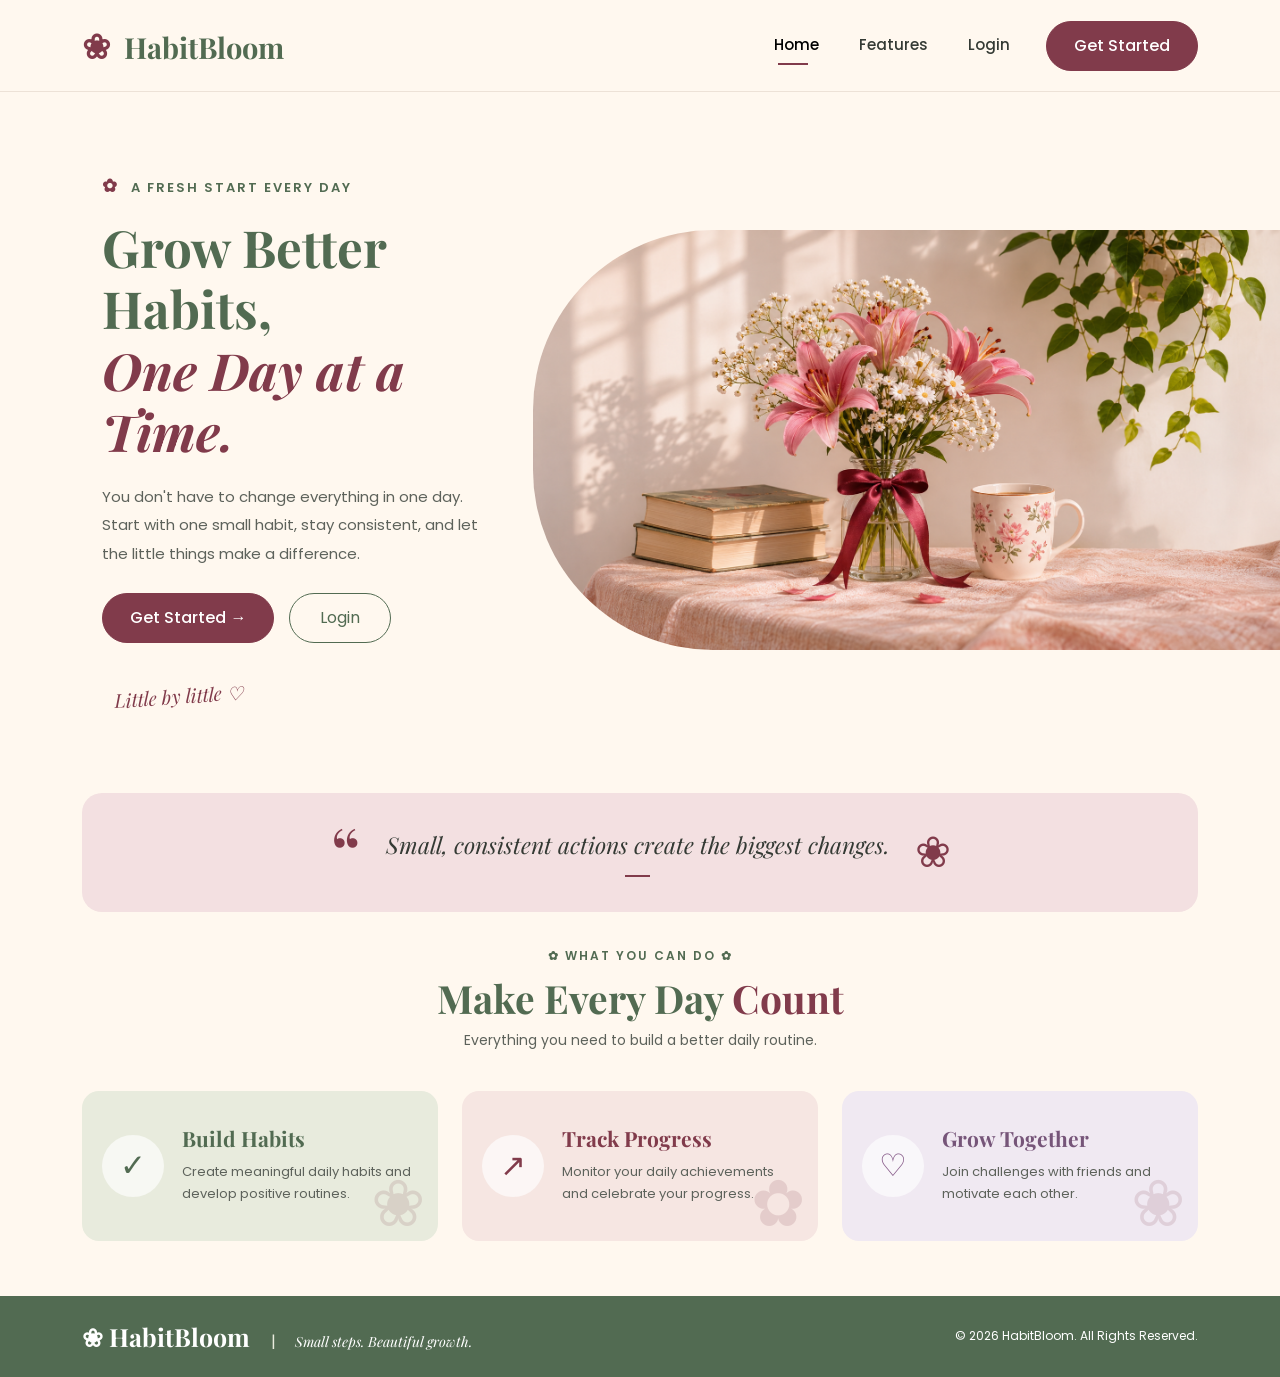
<file: index.html>
﻿
<!DOCTYPE html>
<html lang="en">

<head>
    <meta charset="UTF-8">
    <meta name="viewport" content="width=device-width, initial-scale=1.0">

    <title>HabitBloom | Grow Better Habits</title>

    <!-- Bootstrap -->
    <link href="https://cdn.jsdelivr.net/npm/bootstrap@5.3.3/dist/css/bootstrap.min.css"
          rel="stylesheet">

    <!-- Google Fonts -->
    <link href="https://fonts.googleapis.com/css2?family=Playfair+Display:wght@500;600;700&family=Poppins:wght@300;400;500;600;700&display=swap"
          rel="stylesheet">

    <!-- Custom CSS -->
    <link rel="stylesheet" href="css/style.css">
</head>

<body>

    <!-- NAVBAR -->
    <nav class="navbar navbar-expand-lg sticky-top">
        <div class="container">

            <a class="navbar-brand brand-name" href="index.html">
                <span class="brand-flower">❀</span>
                HabitBloom
            </a>

            <button class="navbar-toggler" type="button"
                    data-bs-toggle="collapse"
                    data-bs-target="#navbarMenu">
                <span class="navbar-toggler-icon"></span>
            </button>

            <div class="collapse navbar-collapse" id="navbarMenu">

                <ul class="navbar-nav ms-auto align-items-lg-center">

                    <li class="nav-item">
                        <a class="nav-link active" href="index.html">Home</a>
                    </li>

                    <li class="nav-item">
                        <a class="nav-link" href="#features">Features</a>
                    </li>

                    <li class="nav-item">
                        <a class="nav-link" href="login.html">Login</a>
                    </li>

                    <li class="nav-item ms-lg-3">
                        <a href="signup.html" class="btn btn-maroon">
                            Get Started
                        </a>
                    </li>

                </ul>
            </div>

        </div>
    </nav>


    <!-- HERO SECTION -->
    <section class="hero-section">

        <div class="container-fluid px-lg-0">

            <div class="row align-items-center g-0">

                <!-- HERO TEXT -->
                <div class="col-lg-5 hero-content">

                    <p class="hero-tag">
                        <span>✿</span> A FRESH START EVERY DAY
                    </p>

                    <h1 class="hero-heading">
                        Grow Better Habits,
                        <span>One Day at a Time.</span>
                    </h1>

                    <p class="hero-description">
                        You don't have to change everything in one day.
                        Start with one small habit, stay consistent,
                        and let the little things make a difference.
                    </p>

                    <div class="hero-buttons">

                        <a href="signup.html" class="btn btn-maroon">
                            Get Started <span>→</span>
                        </a>

                        <a href="login.html" class="btn btn-outline-green">
                            Login
                        </a>

                    </div>

                    <p class="handwritten-note">
                        Little by little ♡
                    </p>

                </div>


                <!-- HERO IMAGE -->
                <div class="col-lg-7 hero-visual">

                    <img src="images/hero-flowers.png"
                         alt="Pink flowers, books and a floral cup"
                         class="hero-image">

                </div>

            </div>

        </div>

    </section>


    <!-- QUOTATION SECTION -->
    <section class="quote-section">

        <div class="container">

            <div class="quote-box">

                <span class="quote-symbol">“</span>

                <div class="quote-content">

                    <p class="quote-text">
                        Small, consistent actions create
                        the biggest changes.
                    </p>

                    <span class="quote-line"></span>

                </div>

                <span class="quote-flower">❀</span>

            </div>

        </div>

    </section>


    <!-- FEATURES SECTION -->
    <section class="features-section" id="features">

        <div class="container">

            <div class="section-heading text-center">

                <p class="section-tag">
                    ✿ WHAT YOU CAN DO ✿
                </p>

                <h2>
                    Make Every Day <span>Count</span>
                </h2>

                <p class="section-description">
                    Everything you need to build a better daily routine.
                </p>

            </div>


            <div class="row g-4 mt-3">

                <!-- FEATURE 1 -->
                <div class="col-md-4">

                    <div class="feature-card habit-card">

                        <div class="feature-icon">
                            <span>✓</span>
                        </div>

                        <div class="feature-content">

                            <h4>Build Habits</h4>

                            <p>
                                Create meaningful daily habits
                                and develop positive routines.
                            </p>

                        </div>

                        <span class="card-decoration">❀</span>

                    </div>

                </div>


                <!-- FEATURE 2 -->
                <div class="col-md-4">

                    <div class="feature-card progress-card">

                        <div class="feature-icon">
                            <span>↗</span>
                        </div>

                        <div class="feature-content">

                            <h4>Track Progress</h4>

                            <p>
                                Monitor your daily achievements
                                and celebrate your progress.
                            </p>

                        </div>

                        <span class="card-decoration">✿</span>

                    </div>

                </div>


                <!-- FEATURE 3 -->
                <div class="col-md-4">

                    <div class="feature-card friends-card">

                        <div class="feature-icon">
                            <span>♡</span>
                        </div>

                        <div class="feature-content">

                            <h4>Grow Together</h4>

                            <p>
                                Join challenges with friends
                                and motivate each other.
                            </p>

                        </div>

                        <span class="card-decoration">❀</span>

                    </div>

                </div>

            </div>

        </div>

    </section>


    <!-- FOOTER -->
    <footer class="footer">

        <div class="container">

            <div class="row align-items-center">

                <div class="col-md-6 text-center text-md-start">

                    <span class="footer-brand">
                        ❀ HabitBloom
                    </span>

                    <span class="footer-divider">|</span>

                    <span class="footer-tagline">
                        Small steps. Beautiful growth.
                    </span>

                </div>

                <div class="col-md-6 text-center text-md-end">

                    <p class="copyright">
                        © 2026 HabitBloom. All Rights Reserved.
                    </p>

                </div>

            </div>

        </div>

    </footer>


    <!-- BOOTSTRAP JAVASCRIPT -->
    <script src="https://cdn.jsdelivr.net/npm/bootstrap@5.3.3/dist/js/bootstrap.bundle.min.js"></script>

</body>
</html>
</file>
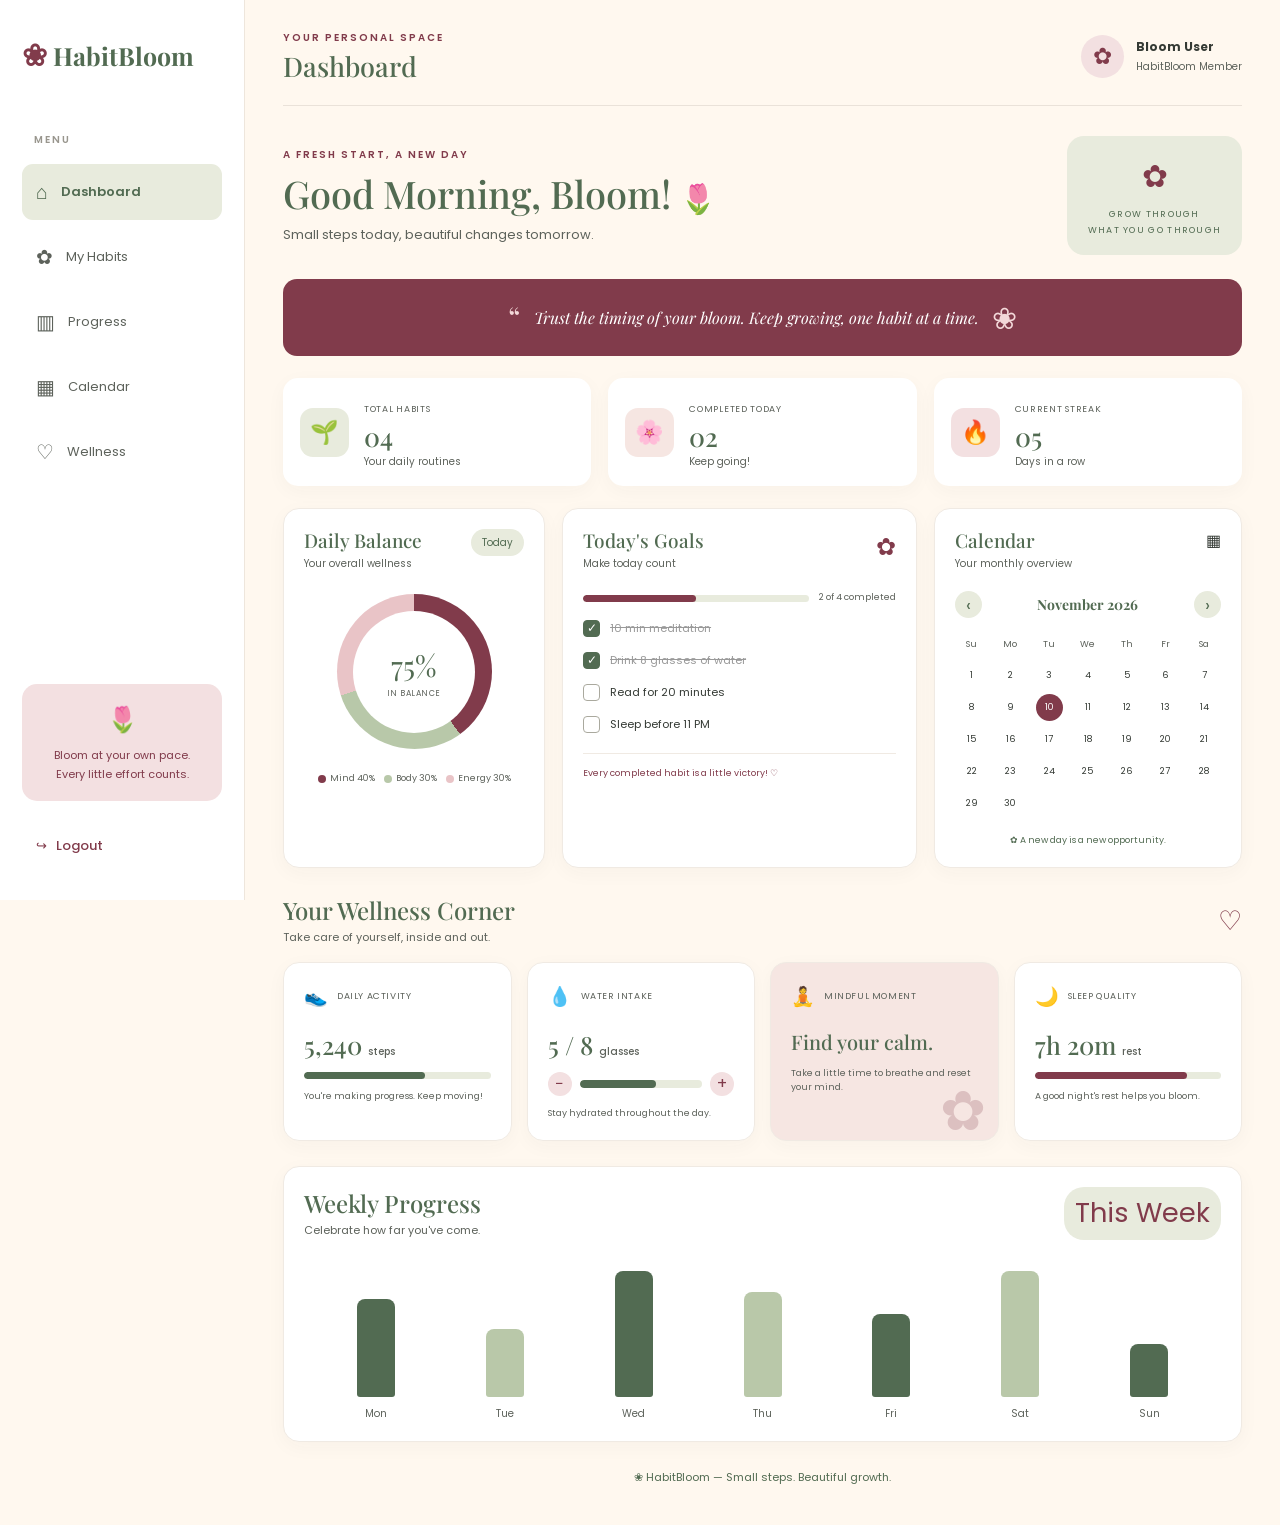
<file: dashboard.html>
﻿
<!DOCTYPE html>
<html lang="en">
<head>
    <meta charset="UTF-8">
    <meta name="viewport" content="width=device-width, initial-scale=1.0">
    <title>HabitBloom | Dashboard</title>

    <link href="https://cdn.jsdelivr.net/npm/bootstrap@5.3.3/dist/css/bootstrap.min.css" rel="stylesheet">

    <link href="https://fonts.googleapis.com/css2?family=Playfair+Display:wght@500;600;700&family=Poppins:wght@300;400;500;600&display=swap" rel="stylesheet">

    <link rel="stylesheet" href="css/style.css">
</head>

<body class="hb-dashboard">

    <div class="hb-layout">

        <!-- SIDEBAR -->
        <aside class="hb-sidebar">
            <a href="index.html" class="hb-logo">
                <span>❀</span> HabitBloom
            </a>

            <p class="hb-menu-label">MENU</p>

            <nav class="hb-navigation">
                <a href="#" class="active"><span>⌂</span> Dashboard</a>
                <a href="#habits"><span>✿</span> My Habits</a>
                <a href="#progress"><span>▥</span> Progress</a>
                <a href="#calendar"><span>▦</span> Calendar</a>
                <a href="#wellness"><span>♡</span> Wellness</a>
            </nav>

            <div class="hb-sidebar-bottom">
                <div class="hb-sidebar-note">
                    <span>🌷</span>
                    <p>Bloom at your own pace. Every little effort counts.</p>
                </div>
                <a href="index.html" class="hb-logout">↪ &nbsp; Logout</a>
            </div>
        </aside>


        <!-- MAIN CONTENT -->
        <main class="hb-main">

            <!-- TOP BAR -->
            <header class="hb-topbar">
                <div>
                    <p class="hb-date-label">YOUR PERSONAL SPACE</p>
                    <h2>Dashboard</h2>
                </div>

                <div class="hb-profile">
                    <div class="hb-profile-flower">✿</div>
                    <div>
                        <strong>Bloom User</strong>
                        <small>HabitBloom Member</small>
                    </div>
                </div>
            </header>


            <!-- WELCOME SECTION -->
            <section class="hb-welcome">
                <div>
                    <p class="hb-eyebrow">A FRESH START, A NEW DAY</p>
                    <h1>Good Morning, Bloom! <span>🌷</span></h1>
                    <p>Small steps today, beautiful changes tomorrow.</p>
                </div>

                <div class="hb-welcome-decoration">
                    <span>✿</span>
                    <p>GROW THROUGH<br>WHAT YOU GO THROUGH</p>
                </div>
            </section>


            <!-- QUOTE -->
            <section class="hb-quote">
                <span>“</span>
                <p>Trust the timing of your bloom. Keep growing, one habit at a time.</p>
                <span>❀</span>
            </section>


            <!-- OVERVIEW CARDS -->
            <section class="hb-overview">
                <div class="hb-overview-card">
                    <div class="hb-overview-icon sage-icon">🌱</div>
                    <div>
                        <small>TOTAL HABITS</small>
                        <h3>04</h3>
                        <p>Your daily routines</p>
                    </div>
                </div>

                <div class="hb-overview-card">
                    <div class="hb-overview-icon pink-icon">🌸</div>
                    <div>
                        <small>COMPLETED TODAY</small>
                        <h3 id="completedNumber">02</h3>
                        <p id="completedMessage">Keep going!</p>
                    </div>
                </div>

                <div class="hb-overview-card">
                    <div class="hb-overview-icon maroon-icon">🔥</div>
                    <div>
                        <small>CURRENT STREAK</small>
                        <h3>05</h3>
                        <p>Days in a row</p>
                    </div>
                </div>
            </section>


            <!-- MAIN DASHBOARD GRID -->
            <section class="hb-main-grid">

                <!-- DAILY BALANCE -->
                <div class="hb-panel hb-balance">
                    <div class="hb-panel-heading">
                        <div>
                            <h3>Daily Balance</h3>
                            <p>Your overall wellness</p>
                        </div>
                        <span class="hb-tag">Today</span>
                    </div>

                    <div class="hb-balance-circle">
                        <div class="hb-balance-inner">
                            <span>75%</span>
                            <small>IN BALANCE</small>
                        </div>
                    </div>

                    <div class="hb-balance-legend">
                        <span><i class="legend-mind"></i> Mind 40%</span>
                        <span><i class="legend-body"></i> Body 30%</span>
                        <span><i class="legend-energy"></i> Energy 30%</span>
                    </div>
                </div>


                <!-- TODAY'S GOALS -->
                <div class="hb-panel hb-goals" id="habits">
                    <div class="hb-panel-heading">
                        <div>
                            <h3>Today's Goals</h3>
                            <p>Make today count</p>
                        </div>
                        <span class="hb-flower-icon">✿</span>
                    </div>

                    <div class="hb-habit-progress">
                        <div class="hb-habit-progress-track">
                            <div id="habitProgressBar"></div>
                        </div>
                        <small id="habitProgressText">2 of 4 completed</small>
                    </div>

                    <div class="hb-goal-list">
                        <label class="hb-goal-item">
                            <input type="checkbox" class="hb-goal-check" checked>
                            <span class="hb-custom-check"></span>
                            <span>10 min meditation</span>
                        </label>

                        <label class="hb-goal-item">
                            <input type="checkbox" class="hb-goal-check" checked>
                            <span class="hb-custom-check"></span>
                            <span>Drink 8 glasses of water</span>
                        </label>

                        <label class="hb-goal-item">
                            <input type="checkbox" class="hb-goal-check">
                            <span class="hb-custom-check"></span>
                            <span>Read for 20 minutes</span>
                        </label>

                        <label class="hb-goal-item">
                            <input type="checkbox" class="hb-goal-check">
                            <span class="hb-custom-check"></span>
                            <span>Sleep before 11 PM</span>
                        </label>
                    </div>

                    <p class="hb-goal-footer">Every completed habit is a little victory! ♡</p>
                </div>


                <!-- CALENDAR -->
                <div class="hb-panel hb-calendar" id="calendar">
                    <div class="hb-panel-heading">
                        <div>
                            <h3>Calendar</h3>
                            <p>Your monthly overview</p>
                        </div>
                        <span>▦</span>
                    </div>

                    <div class="hb-calendar-month">
                        <button type="button" id="prevMonth">‹</button>
                        <strong id="calendarMonth">November 2026</strong>
                        <button type="button" id="nextMonth">›</button>
                    </div>

                    <div class="hb-calendar-grid" id="calendarGrid">
                        <span>Su</span><span>Mo</span><span>Tu</span>
                        <span>We</span><span>Th</span><span>Fr</span><span>Sa</span>
                    </div>

                    <p class="hb-calendar-note">✿ A new day is a new opportunity.</p>
                </div>

            </section>


            <!-- WELLNESS CARDS -->
            <section class="hb-wellness-section" id="wellness">
                <div class="hb-section-title">
                    <div>
                        <h2>Your Wellness Corner</h2>
                        <p>Take care of yourself, inside and out.</p>
                    </div>
                    <span>♡</span>
                </div>

                <div class="hb-wellness-grid">

                    <!-- ACTIVITY -->
                    <div class="hb-panel hb-wellness-card">
                        <div class="hb-wellness-heading">
                            <span>👟</span>
                            <small>DAILY ACTIVITY</small>
                        </div>
                        <h3>5,240 <small>steps</small></h3>
                        <div class="hb-activity-track">
                            <span></span>
                        </div>
                        <p>You're making progress. Keep moving!</p>
                    </div>

                    <!-- WATER -->
                    <div class="hb-panel hb-wellness-card">
                        <div class="hb-wellness-heading">
                            <span>💧</span>
                            <small>WATER INTAKE</small>
                        </div>
                        <h3 id="waterCount">5 / 8 <small>glasses</small></h3>
                        <div class="hb-water-controls">
                            <button type="button" id="waterMinus">−</button>
                            <div class="hb-water-track">
                                <span id="waterProgress"></span>
                            </div>
                            <button type="button" id="waterPlus">+</button>
                        </div>
                        <p id="waterMessage">Stay hydrated throughout the day.</p>
                    </div>

                    <!-- MEDITATION -->
                    <div class="hb-panel hb-wellness-card hb-meditation-card">
                        <div class="hb-wellness-heading">
                            <span>🧘</span>
                            <small>MINDFUL MOMENT</small>
                        </div>
                        <h3>Find your calm.</h3>
                        <p>Take a little time to breathe and reset your mind.</p>
                        <span class="hb-meditation-flower">✿</span>
                    </div>

                    <!-- SLEEP -->
                    <div class="hb-panel hb-wellness-card">
                        <div class="hb-wellness-heading">
                            <span>🌙</span>
                            <small>SLEEP QUALITY</small>
                        </div>
                        <h3>7h 20m <small>rest</small></h3>
                        <div class="hb-sleep-track">
                            <span></span>
                        </div>
                        <p>A good night's rest helps you bloom.</p>
                    </div>

                </div>
            </section>


            <!-- WEEKLY PROGRESS -->
            <section class="hb-panel hb-weekly" id="progress">
                <div class="hb-section-title">
                    <div>
                        <h2>Weekly Progress</h2>
                        <p>Celebrate how far you've come.</p>
                    </div>
                    <span class="hb-tag">This Week</span>
                </div>

                <div class="hb-chart">
                    <div class="hb-chart-column">
                        <div class="hb-chart-bar" style="height:65%"></div>
                        <small>Mon</small>
                    </div>
                    <div class="hb-chart-column">
                        <div class="hb-chart-bar" style="height:45%"></div>
                        <small>Tue</small>
                    </div>
                    <div class="hb-chart-column">
                        <div class="hb-chart-bar" style="height:85%"></div>
                        <small>Wed</small>
                    </div>
                    <div class="hb-chart-column">
                        <div class="hb-chart-bar" style="height:70%"></div>
                        <small>Thu</small>
                    </div>
                    <div class="hb-chart-column">
                        <div class="hb-chart-bar" style="height:55%"></div>
                        <small>Fri</small>
                    </div>
                    <div class="hb-chart-column">
                        <div class="hb-chart-bar" style="height:95%"></div>
                        <small>Sat</small>
                    </div>
                    <div class="hb-chart-column">
                        <div class="hb-chart-bar" style="height:35%"></div>
                        <small>Sun</small>
                    </div>
                </div>
            </section>


            <footer class="hb-footer">
                ❀ HabitBloom — Small steps. Beautiful growth.
            </footer>

        </main>
    </div>


    <script>
        // UPDATE HABIT COMPLETION
        const goalCheckboxes = document.querySelectorAll(".hb-goal-check");
        const completedNumber = document.getElementById("completedNumber");
        const completedMessage = document.getElementById("completedMessage");
        const progressBar = document.getElementById("habitProgressBar");
        const progressText = document.getElementById("habitProgressText");

        function updateHabits() {
            const total = goalCheckboxes.length;
            const completed = document.querySelectorAll(".hb-goal-check:checked").length;
            const percentage = (completed / total) * 100;

            completedNumber.textContent = String(completed).padStart(2, "0");
            progressBar.style.width = percentage + "%";
            progressText.textContent = completed + " of " + total + " completed";

            if (completed === total) {
                completedMessage.textContent = "All goals achieved!";
            } else {
                completedMessage.textContent = "Keep going!";
            }
        }

        goalCheckboxes.forEach(function (checkbox) {
            checkbox.addEventListener("change", updateHabits);
        });

        updateHabits();


        // WATER TRACKER
        let glasses = 5;

        function updateWater() {
            document.getElementById("waterCount").innerHTML =
                glasses + " / 8 <small>glasses</small>";

            document.getElementById("waterProgress").style.width =
                (glasses / 8 * 100) + "%";

            document.getElementById("waterMessage").textContent =
                glasses === 8 ? "Daily water goal achieved! 🌸" :
                    "Stay hydrated throughout the day.";
        }

        document.getElementById("waterPlus").addEventListener("click", function () {
            if (glasses < 8) {
                glasses++;
                updateWater();
            }
        });

        document.getElementById("waterMinus").addEventListener("click", function () {
            if (glasses > 0) {
                glasses--;
                updateWater();
            }
        });

        updateWater();


        // CALENDAR
        const calendarGrid = document.getElementById("calendarGrid");
        const calendarMonth = document.getElementById("calendarMonth");

        let displayedMonth = 10;
        let displayedYear = 2026;

        function renderCalendar() {
            const monthNames = [
                "January", "February", "March", "April",
                "May", "June", "July", "August",
                "September", "October", "November", "December"
            ];

            calendarMonth.textContent =
                monthNames[displayedMonth] + " " + displayedYear;

            calendarGrid.innerHTML = `
                <span>Su</span><span>Mo</span><span>Tu</span>
                <span>We</span><span>Th</span><span>Fr</span><span>Sa</span>
            `;

            const firstDay = new Date(displayedYear, displayedMonth, 1).getDay();
            const daysInMonth = new Date(displayedYear, displayedMonth + 1, 0).getDate();

            for (let i = 0; i < firstDay; i++) {
                const blank = document.createElement("span");
                calendarGrid.appendChild(blank);
            }

            for (let day = 1; day <= daysInMonth; day++) {
                const dateButton = document.createElement("button");
                dateButton.type = "button";
                dateButton.textContent = day;

                if (day === 10 && displayedMonth === 10 && displayedYear === 2026) {
                    dateButton.classList.add("selected-day");
                }

                dateButton.addEventListener("click", function () {
                    calendarGrid.querySelectorAll("button").forEach(function (button) {
                        button.classList.remove("selected-day");
                    });
                    dateButton.classList.add("selected-day");
                });

                calendarGrid.appendChild(dateButton);
            }
        }

        document.getElementById("prevMonth").addEventListener("click", function () {
            displayedMonth--;
            if (displayedMonth < 0) {
                displayedMonth = 11;
                displayedYear--;
            }
            renderCalendar();
        });

        document.getElementById("nextMonth").addEventListener("click", function () {
            displayedMonth++;
            if (displayedMonth > 11) {
                displayedMonth = 0;
                displayedYear++;
            }
            renderCalendar();
        });

        renderCalendar();
    </script>

</body>
</html>
</file>
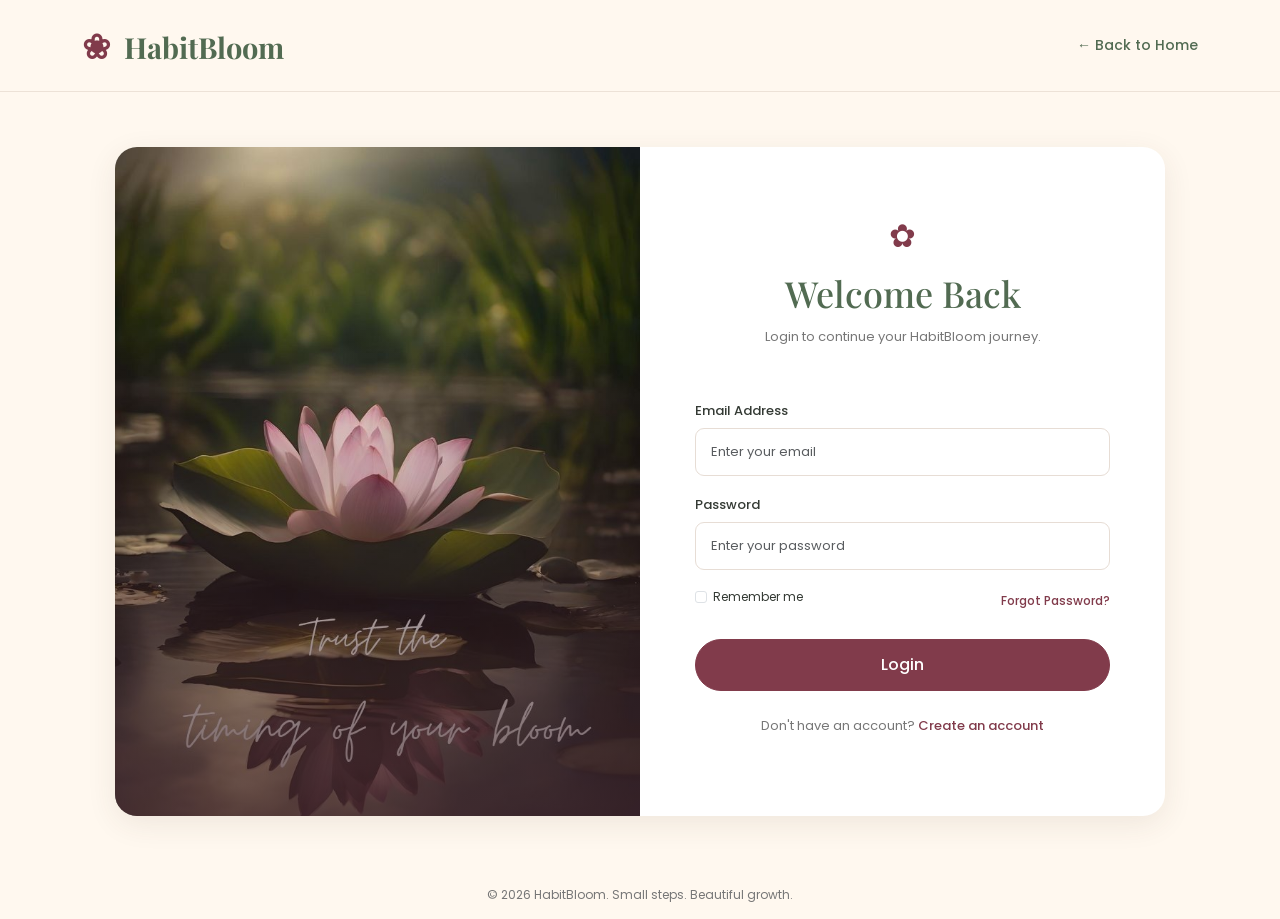
<file: login.html>
﻿
<!DOCTYPE html>
<html lang="en">

<head>
    <meta charset="UTF-8">
    <meta name="viewport" content="width=device-width, initial-scale=1.0">

    <title>Login | HabitBloom</title>

    <link href="https://cdn.jsdelivr.net/npm/bootstrap@5.3.3/dist/css/bootstrap.min.css"
          rel="stylesheet">

    <link href="https://fonts.googleapis.com/css2?family=Playfair+Display:wght@500;600;700&family=Poppins:wght@300;400;500;600&display=swap"
          rel="stylesheet">

    <link rel="stylesheet" href="css/style.css">
</head>

<body class="auth-page">

    <!-- NAVBAR -->
    <nav class="navbar">
        <div class="container">

            <a class="navbar-brand brand-name" href="index.html">
                <span class="brand-flower">❀</span>
                HabitBloom
            </a>

            <a href="index.html" class="back-home">
                ← Back to Home
            </a>

        </div>
    </nav>


    <!-- LOGIN SECTION -->
    <section class="auth-section">

        <div class="container">

            <div class="auth-wrapper">

                <!-- IMAGE SIDE -->
                <div class="auth-image-side">

                    <img src="images/login-bloom.jpg" alt="Pink lotus flower">
                   
                </div>


                <!-- FORM SIDE -->
                <div class="auth-form-side">

                    <div class="auth-heading">

                        <span class="auth-flower">✿</span>

                        <h1>Welcome Back</h1>

                        <p>
                            Login to continue your HabitBloom journey.
                        </p>

                    </div>


                    <form action="#" method="post">

                        <div class="mb-3">

                            <label for="email" class="form-label">
                                Email Address
                            </label>

                            <input type="email"
                                   class="form-control custom-input"
                                   id="email"
                                   name="email"
                                   placeholder="Enter your email"
                                   required>

                        </div>


                        <div class="mb-3">

                            <label for="password" class="form-label">
                                Password
                            </label>

                            <input type="password"
                                   class="form-control custom-input"
                                   id="password"
                                   name="password"
                                   placeholder="Enter your password"
                                   required>

                        </div>


                        <div class="login-options">

                            <div class="form-check">

                                <input class="form-check-input"
                                       type="checkbox"
                                       id="remember">

                                <label class="form-check-label"
                                       for="remember">
                                    Remember me
                                </label>

                            </div>

                            <a href="#" class="forgot-link">
                                Forgot Password?
                            </a>

                        </div>


                        <button type="submit"
                                class="btn btn-maroon login-button">
                            Login
                        </button>


                        <p class="signup-text">
                            Don't have an account?
                            <a href="signup.html">Create an account</a>
                        </p>

                    </form>

                </div>

            </div>

        </div>

    </section>


    <footer class="auth-footer">
        © 2026 HabitBloom. Small steps. Beautiful growth.
    </footer>


    <script src="https://cdn.jsdelivr.net/npm/bootstrap@5.3.3/dist/js/bootstrap.bundle.min.js"></script>

</body>
</html>
</file>
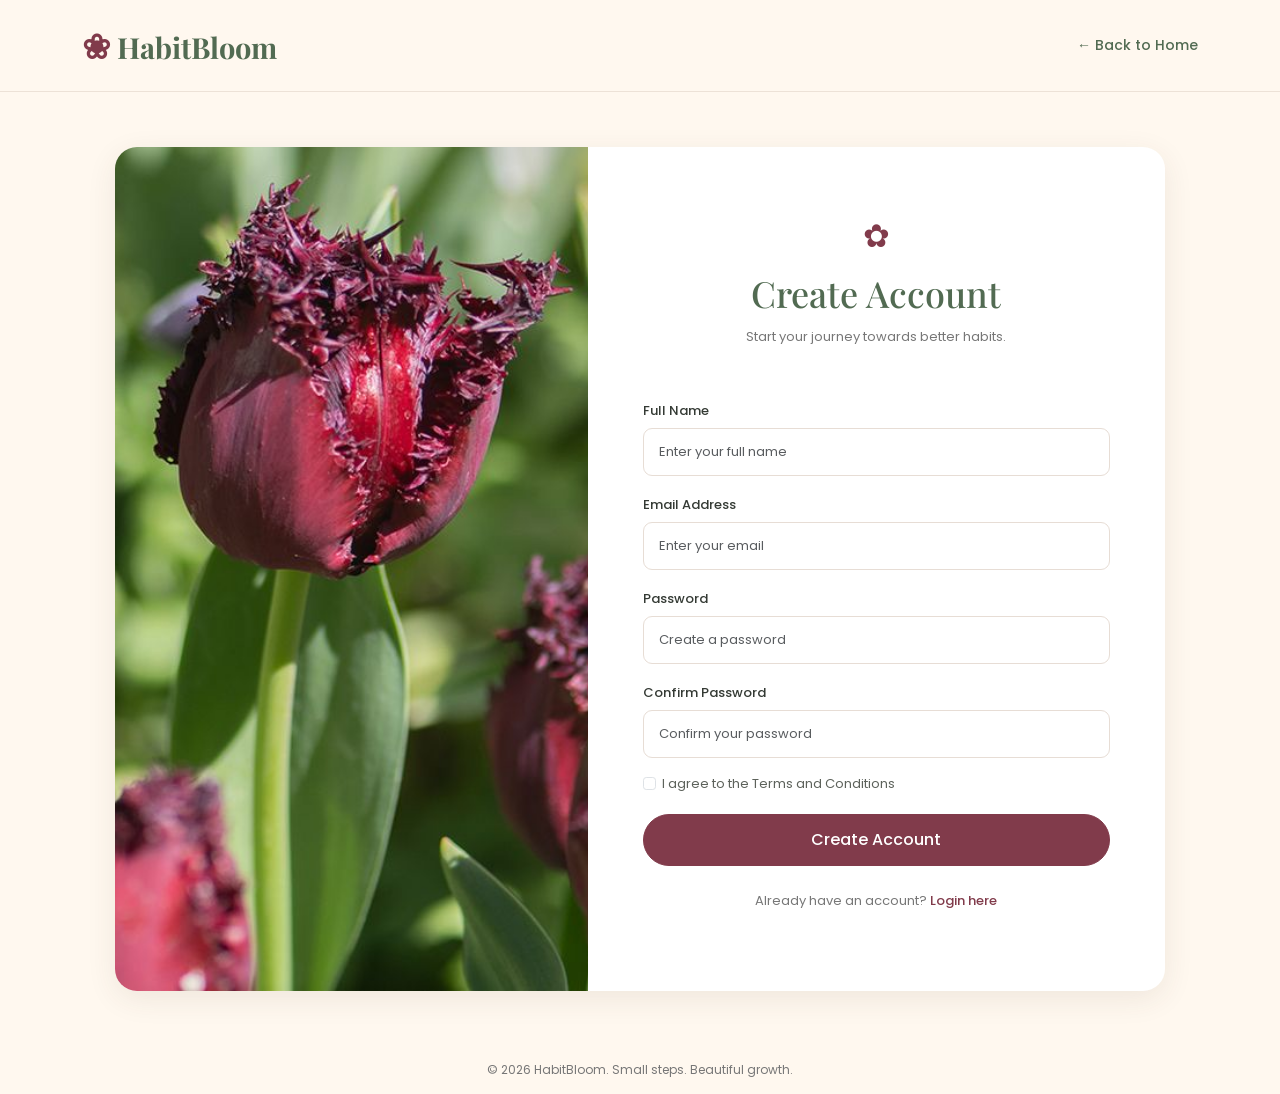
<file: signup.html>
﻿
<!DOCTYPE html>
<html lang="en">
<head>
    <meta charset="UTF-8">
    <meta name="viewport" content="width=device-width, initial-scale=1.0">
    <title>Sign Up | HabitBloom</title>

    <link href="https://cdn.jsdelivr.net/npm/bootstrap@5.3.3/dist/css/bootstrap.min.css" rel="stylesheet">

    <link href="https://fonts.googleapis.com/css2?family=Playfair+Display:wght@500;600;700&family=Poppins:wght@300;400;500;600&display=swap" rel="stylesheet">

    <link rel="stylesheet" href="css/style.css">
</head>

<body class="auth-page">

    <nav class="navbar">
        <div class="container">
            <a class="navbar-brand brand-name" href="index.html">
                <span class="brand-flower">❀</span>HabitBloom
            </a>
            <a href="index.html" class="back-home">← Back to Home</a>
        </div>
    </nav>

    <section class="auth-section">
        <div class="container">
            <div class="auth-wrapper signup-wrapper">

                <!-- Floral Image -->
                <div class="auth-image-side signup-image-side">
                    <img src="images/signup-flowers.jpg" alt="Watercolor floral arrangement">
                </div>

                <!-- Signup Form -->
                <div class="auth-form-side">

                    <div class="auth-heading">
                        <span class="auth-flower">✿</span>
                        <h1>Create Account</h1>
                        <p>Start your journey towards better habits.</p>
                    </div>

                    <form action="#" method="post">

                        <div class="mb-3">
                            <label for="fullname" class="form-label">Full Name</label>
                            <input type="text" class="form-control custom-input"
                                   id="fullname" name="fullname"
                                   placeholder="Enter your full name" required>
                        </div>

                        <div class="mb-3">
                            <label for="email" class="form-label">Email Address</label>
                            <input type="email" class="form-control custom-input"
                                   id="email" name="email"
                                   placeholder="Enter your email" required>
                        </div>

                        <div class="mb-3">
                            <label for="password" class="form-label">Password</label>
                            <input type="password" class="form-control custom-input"
                                   id="password" name="password"
                                   placeholder="Create a password" required>
                        </div>

                        <div class="mb-3">
                            <label for="confirm-password" class="form-label">Confirm Password</label>
                            <input type="password" class="form-control custom-input"
                                   id="confirm-password" name="confirm-password"
                                   placeholder="Confirm your password" required>
                        </div>

                        <div class="form-check signup-terms mb-3">
                            <input class="form-check-input" type="checkbox" id="terms" required>
                            <label class="form-check-label" for="terms">
                                I agree to the Terms and Conditions
                            </label>
                        </div>

                        <button type="submit" class="btn btn-maroon login-button">
                            Create Account
                        </button>

                        <p class="signup-text">
                            Already have an account?
                            <a href="login.html">Login here</a>
                        </p>

                    </form>
                </div>

            </div>
        </div>
    </section>

    <footer class="auth-footer">
        © 2026 HabitBloom. Small steps. Beautiful growth.
    </footer>

    <script src="https://cdn.jsdelivr.net/npm/bootstrap@5.3.3/dist/js/bootstrap.bundle.min.js"></script>

</body>
</html>
</file>
<file: css/style.css>
﻿
/* =====================================
   HABITBLOOM - GLOBAL DESIGN
===================================== */

:root {
    --cream: #FFF8EF;
    --sage: #526B52;
    --light-sage: #E8EBDD;
    --maroon: #813B4B;
    --light-maroon: #F3E0E1;
    --pink: #F6E6E2;
    --lavender: #F0E9F2;
    --dark: #343A34;
    --text: #5D625B;
    --white: #FFFFFF;
}

* {
    margin: 0;
    padding: 0;
    box-sizing: border-box;
}

html {
    scroll-behavior: smooth;
}

body {
    font-family: 'Poppins', sans-serif;
    background-color: var(--cream);
    color: var(--dark);
    overflow-x: hidden;
}

h1, h2, h3, h4 {
    font-family: 'Playfair Display', serif;
}


/* =====================================
   NAVBAR
===================================== */

.navbar {
    background-color: var(--cream);
    padding: 15px 0;
    border-bottom: 1px solid #EDE2D7;
}

.brand-name {
    font-family: 'Playfair Display', serif;
    font-size: 29px;
    font-weight: 700;
    color: var(--sage);
}

    .brand-name:hover {
        color: var(--maroon);
    }

.brand-flower {
    color: var(--maroon);
    font-size: 34px;
    margin-right: 7px;
}

.nav-link {
    color: var(--dark);
    font-size: 15px;
    font-weight: 500;
    margin: 0 12px;
    position: relative;
}

    .nav-link:hover,
    .nav-link.active {
        color: var(--maroon);
    }

        .nav-link.active::after {
            content: "";
            position: absolute;
            bottom: 0;
            left: 12px;
            width: 30px;
            height: 2px;
            background-color: var(--maroon);
        }


/* =====================================
   BUTTONS
===================================== */

.btn-maroon {
    background-color: var(--maroon);
    color: var(--white);
    padding: 12px 27px;
    border-radius: 30px;
    border: 1px solid var(--maroon);
    font-weight: 500;
    transition: 0.3s;
}

    .btn-maroon:hover {
        background-color: #682E3C;
        color: var(--white);
        transform: translateY(-2px);
    }

.btn-outline-green {
    color: var(--sage);
    border: 1px solid var(--sage);
    padding: 12px 30px;
    border-radius: 30px;
    background: transparent;
    transition: 0.3s;
}

    .btn-outline-green:hover {
        background-color: var(--sage);
        color: var(--white);
    }


/* =====================================
   HERO SECTION
===================================== */

.hero-section {
    background-color: var(--cream);
    padding: 25px 0 20px;
}

.hero-content {
    padding: 55px 35px 45px 8%;
}

.hero-tag {
    color: var(--sage);
    font-size: 13px;
    font-weight: 600;
    letter-spacing: 2px;
    margin-bottom: 18px;
}

    .hero-tag span {
        color: var(--maroon);
        font-size: 18px;
        margin-right: 7px;
    }

.hero-heading {
    font-size: clamp(39px, 4vw, 56px);
    line-height: 1.2;
    font-weight: 700;
    color: var(--sage);
    margin-bottom: 20px;
}

    .hero-heading span {
        display: block;
        color: var(--maroon);
        font-style: italic;
    }

.hero-description {
    color: var(--text);
    font-size: 15px;
    line-height: 1.9;
    max-width: 490px;
}

.hero-buttons {
    display: flex;
    align-items: center;
    gap: 15px;
    margin-top: 25px;
}

.handwritten-note {
    color: var(--maroon);
    font-family: 'Playfair Display', serif;
    font-style: italic;
    font-size: 19px;
    margin-top: 30px;
    margin-left: 12px;
    transform: rotate(-4deg);
}

.hero-visual {
    height: 420px;
    overflow: hidden;
}

.hero-image {
    width: 100%;
    height: 100%;
    object-fit: cover;
    object-position: center;
    border-radius: 180px 0 0 180px;
}


/* =====================================
   QUOTATION SECTION
===================================== */

.quote-section {
    padding: 10px 0 20px;
}

.quote-box {
    background-color: var(--light-maroon);
    border-radius: 20px;
    padding: 22px 35px;
    display: flex;
    align-items: center;
    justify-content: center;
    gap: 25px;
    min-height: 110px;
}

.quote-symbol {
    font-family: 'Playfair Display', serif;
    font-size: 75px;
    line-height: 1;
    color: var(--maroon);
}

.quote-content {
    text-align: center;
}

.quote-text {
    font-family: 'Playfair Display', serif;
    font-style: italic;
    font-size: 23px;
    color: var(--dark);
    margin: 0;
}

.quote-line {
    display: block;
    height: 2px;
    width: 25px;
    background-color: var(--maroon);
    margin: 12px auto 0;
}

.quote-flower {
    font-size: 43px;
    color: var(--maroon);
}


/* =====================================
   FEATURES SECTION
===================================== */

.features-section {
    padding: 15px 0 55px;
}

.section-tag {
    color: var(--sage);
    font-size: 12px;
    letter-spacing: 2px;
    font-weight: 600;
    margin-bottom: 10px;
}

.section-heading h2 {
    color: var(--sage);
    font-size: 39px;
    font-weight: 700;
}

    .section-heading h2 span {
        color: var(--maroon);
    }

.section-description {
    color: var(--text);
    font-size: 14px;
    margin-top: 8px;
}


/* =====================================
   FEATURE CARDS
===================================== */

.feature-card {
    min-height: 150px;
    border-radius: 17px;
    padding: 25px 20px;
    display: flex;
    align-items: center;
    gap: 18px;
    position: relative;
    overflow: hidden;
    transition: 0.3s ease;
}

    .feature-card:hover {
        transform: translateY(-6px);
        box-shadow: 0 8px 20px rgba(70, 55, 45, 0.08);
    }

.habit-card {
    background-color: var(--light-sage);
}

.progress-card {
    background-color: var(--pink);
}

.friends-card {
    background-color: var(--lavender);
}

.feature-icon {
    min-width: 62px;
    height: 62px;
    border-radius: 50%;
    background-color: rgba(255,255,255,0.65);
    display: flex;
    align-items: center;
    justify-content: center;
    font-size: 31px;
    color: var(--sage);
}

.progress-card .feature-icon {
    color: var(--maroon);
}

.friends-card .feature-icon {
    color: #865A88;
}

.feature-content {
    position: relative;
    z-index: 1;
}

    .feature-content h4 {
        font-size: 21px;
        font-weight: 700;
        color: var(--sage);
        margin-bottom: 9px;
    }

.progress-card h4 {
    color: var(--maroon);
}

.friends-card h4 {
    color: #765579;
}

.feature-content p {
    color: var(--text);
    font-size: 13px;
    line-height: 1.7;
    margin: 0;
}

.card-decoration {
    position: absolute;
    bottom: -12px;
    right: 13px;
    font-size: 65px;
    color: rgba(129, 59, 75, 0.15);
}


/* =====================================
   FOOTER
===================================== */

.footer {
    background-color: var(--sage);
    color: var(--white);
    padding: 22px 0;
}

.footer-brand {
    font-family: 'Playfair Display', serif;
    font-size: 25px;
    font-weight: 700;
}

.footer-divider {
    margin: 0 15px;
    color: var(--light-sage);
}

.footer-tagline {
    font-family: 'Playfair Display', serif;
    font-style: italic;
    font-size: 14px;
}

.copyright {
    font-size: 12px;
    margin: 0;
}


/* =====================================
   RESPONSIVE DESIGN
===================================== */

@media (max-width: 991px) {

    .hero-content {
        padding: 45px 7%;
    }

    .hero-visual {
        height: 350px;
        padding: 0 20px;
    }

    .hero-image {
        border-radius: 25px;
    }

    .feature-card {
        min-height: 140px;
    }

    .footer-divider {
        display: none;
    }

    .footer-tagline {
        display: block;
        margin-top: 5px;
    }
}

@media (max-width: 576px) {

    .brand-name {
        font-size: 24px;
    }

    .hero-heading {
        font-size: 39px;
    }

    .hero-visual {
        height: 280px;
    }

    .hero-buttons {
        flex-wrap: wrap;
    }

    .quote-box {
        padding: 20px 12px;
        gap: 10px;
    }

    .quote-symbol {
        font-size: 48px;
    }

    .quote-text {
        font-size: 17px;
    }

    .quote-flower {
        font-size: 28px;
    }

    .section-heading h2 {
        font-size: 30px;
    }

    .feature-card {
        padding: 22px 15px;
    }

    .footer {
        text-align: center;
    }
}

/* =====================================
   LOGIN PAGE
===================================== */

.auth-page {
    min-height: 100vh;
    background-color: var(--cream);
}

.back-home {
    text-decoration: none;
    color: var(--sage);
    font-size: 14px;
    font-weight: 500;
}

    .back-home:hover {
        color: var(--maroon);
    }

.auth-section {
    padding: 55px 0;
}

.auth-wrapper {
    display: grid;
    grid-template-columns: 1fr 1fr;
    max-width: 1050px;
    min-height: 570px;
    margin: auto;
    background: white;
    border-radius: 22px;
    overflow: hidden;
    box-shadow: 0 8px 30px rgba(75, 55, 45, 0.09);
}

/* Image side */

.auth-image-side {
    position: relative;
    min-height: 570px;
    overflow: hidden;
}

    .auth-image-side img {
        width: 100%;
        height: 100%;
        object-fit: cover;
        position: absolute;
        inset: 0;
    }

    .auth-image-side::after {
        content: "";
        position: absolute;
        inset: 0;
        background: linear-gradient( to top, rgba(65, 37, 43, 0.75), transparent 75% );
    }

.auth-image-text {
    position: absolute;
    bottom: 40px;
    left: 35px;
    right: 30px;
    z-index: 2;
    color: white;
}

    .auth-image-text h2 {
        font-size: 36px;
        margin-bottom: 12px;
    }

    .auth-image-text p {
        font-size: 14px;
        line-height: 1.8;
    }

/* Form side */

.auth-form-side {
    padding: 65px 55px;
    display: flex;
    flex-direction: column;
    justify-content: center;
}

.auth-heading {
    text-align: center;
    margin-bottom: 35px;
}

.auth-flower {
    color: var(--maroon);
    font-size: 32px;
}

.auth-heading h1 {
    color: var(--sage);
    font-size: 36px;
    margin: 12px 0;
}

.auth-heading p {
    color: #777;
    font-size: 13px;
}

.form-label {
    color: var(--dark);
    font-size: 13px;
    font-weight: 500;
}

.custom-input {
    padding: 13px 15px;
    border: 1px solid #E7DDD5;
    border-radius: 9px;
    font-size: 13px;
}

    .custom-input:focus {
        border-color: var(--maroon);
        box-shadow: 0 0 0 3px rgba(129, 59, 75, 0.10);
    }

.login-options {
    display: flex;
    justify-content: space-between;
    align-items: center;
    margin: 18px 0 25px;
    font-size: 12px;
}

.form-check-input:checked {
    background-color: var(--maroon);
    border-color: var(--maroon);
}

.forgot-link,
.signup-text a {
    color: var(--maroon);
    text-decoration: none;
    font-weight: 500;
}

.login-button {
    width: 100%;
    padding: 13px;
}

.signup-text {
    text-align: center;
    font-size: 13px;
    margin-top: 25px;
    color: #777;
}

.auth-footer {
    text-align: center;
    padding: 15px;
    color: #777;
    font-size: 12px;
}

/* Mobile */

@media (max-width: 768px) {

    .auth-section {
        padding: 25px 15px;
    }

    .auth-wrapper {
        grid-template-columns: 1fr;
    }

    .auth-image-side {
        min-height: 240px;
    }

    .auth-form-side {
        padding: 40px 25px;
    }

    .auth-image-text {
        bottom: 15px;
        left: 20px;
    }

        .auth-image-text h2 {
            font-size: 27px;
        }
}

/* SIGNUP PAGE */

.signup-wrapper {
    grid-template-columns: 0.9fr 1.1fr;
}

.signup-image-side {
    background: var(--cream);
    overflow: hidden;
}

    .signup-image-side img {
        width: 100%;
        height: 100%;
        object-fit: cover;
        object-position: center;
    }

    .signup-image-side::after {
        display: none;
    }

.signup-terms {
    color: var(--text);
    font-size: 13px;
}

    .signup-terms .form-check-input:checked {
        background-color: var(--maroon);
        border-color: var(--maroon);
    }

@media (max-width: 768px) {
    .signup-wrapper {
        grid-template-columns: 1fr;
    }

    .signup-image-side {
        min-height: 240px;
    }
}


/* =====================================
   HABITBLOOM PREMIUM DASHBOARD
===================================== */

.hb-dashboard {
    background: var(--cream);
    color: var(--dark);
    font-family: 'Poppins', sans-serif;
    margin: 0;
}

    .hb-dashboard * {
        box-sizing: border-box;
    }

.hb-layout {
    display: grid;
    grid-template-columns: 245px minmax(0, 1fr);
    min-height: 100vh;
}

/* SIDEBAR */

.hb-sidebar {
    background: #fff;
    padding: 32px 22px;
    display: flex;
    flex-direction: column;
    border-right: 1px solid #eee6dc;
    min-height: 100vh;
    position: sticky;
    top: 0;
    height: 100vh;
}

.hb-logo {
    font-family: 'Playfair Display', serif;
    font-size: 25px;
    font-weight: 700;
    color: var(--sage);
    text-decoration: none;
    white-space: nowrap;
    margin-bottom: 55px;
}

    .hb-logo span {
        color: var(--maroon);
        font-size: 30px;
    }

.hb-menu-label {
    font-size: 10px;
    letter-spacing: 2px;
    color: #99968e;
    font-weight: 600;
    margin: 0 0 17px 12px;
}

.hb-navigation {
    display: flex;
    flex-direction: column;
    gap: 9px;
}

    .hb-navigation a,
    .hb-logout {
        display: flex;
        align-items: center;
        gap: 13px;
        padding: 13px 14px;
        text-decoration: none;
        color: var(--text);
        font-size: 13px;
        border-radius: 11px;
        transition: 0.2s ease;
    }

        .hb-navigation a span {
            font-size: 20px;
        }

        .hb-navigation a:hover,
        .hb-navigation a.active {
            background: var(--light-sage);
            color: var(--sage);
        }

        .hb-navigation a.active {
            font-weight: 600;
        }

.hb-sidebar-bottom {
    margin-top: auto;
}

.hb-sidebar-note {
    background: var(--light-maroon);
    border-radius: 15px;
    padding: 17px;
    text-align: center;
    margin-bottom: 22px;
}

    .hb-sidebar-note span {
        font-size: 25px;
    }

    .hb-sidebar-note p {
        color: var(--maroon);
        font-size: 11px;
        line-height: 1.7;
        margin: 8px 0 0;
    }

.hb-logout {
    color: var(--maroon);
    font-weight: 500;
}


/* MAIN AREA */

.hb-main {
    min-width: 0;
    padding: 30px 38px;
    max-width: 1700px;
    width: 100%;
    margin: auto;
}

.hb-topbar {
    display: flex;
    align-items: center;
    justify-content: space-between;
    padding-bottom: 23px;
    border-bottom: 1px solid #eae2d9;
}

.hb-date-label,
.hb-eyebrow {
    color: var(--maroon);
    font-size: 10px;
    letter-spacing: 2px;
    font-weight: 600;
    margin-bottom: 5px;
}

.hb-topbar h2 {
    font-family: 'Playfair Display', serif;
    color: var(--sage);
    font-size: 27px;
    margin: 0;
}

.hb-profile {
    display: flex;
    align-items: center;
    gap: 12px;
}

.hb-profile-flower {
    width: 43px;
    height: 43px;
    display: grid;
    place-items: center;
    background: var(--light-maroon);
    color: var(--maroon);
    border-radius: 50%;
    font-size: 23px;
}

.hb-profile strong,
.hb-profile small {
    display: block;
}

.hb-profile strong {
    font-size: 12px;
    color: var(--dark);
}

.hb-profile small {
    font-size: 10px;
    color: var(--text);
    margin-top: 3px;
}


/* WELCOME */

.hb-welcome {
    display: flex;
    justify-content: space-between;
    align-items: center;
    gap: 20px;
    padding: 30px 0 24px;
}

    .hb-welcome h1 {
        font-family: 'Playfair Display', serif;
        font-size: clamp(27px, 3vw, 38px);
        color: var(--sage);
        margin: 9px 0;
    }

        .hb-welcome h1 span {
            font-size: 29px;
        }

    .hb-welcome > div:first-child > p:last-child {
        color: var(--text);
        font-size: 13px;
        margin: 0;
    }

.hb-welcome-decoration {
    min-width: 175px;
    background: var(--light-sage);
    border-radius: 17px;
    text-align: center;
    padding: 17px;
}

    .hb-welcome-decoration span {
        color: var(--maroon);
        font-size: 31px;
    }

    .hb-welcome-decoration p {
        color: var(--sage);
        font-size: 9px;
        letter-spacing: 1.3px;
        line-height: 1.8;
        margin: 6px 0 0;
    }


/* QUOTE */

.hb-quote {
    background: var(--maroon);
    color: white;
    border-radius: 14px;
    padding: 16px 24px;
    display: flex;
    align-items: center;
    justify-content: center;
    gap: 13px;
    margin-bottom: 22px;
}

    .hb-quote span {
        font-family: 'Playfair Display', serif;
        font-size: 30px;
        color: #f3d8d9;
    }

    .hb-quote p {
        font-family: 'Playfair Display', serif;
        font-size: 16px;
        font-style: italic;
        margin: 0;
        text-align: center;
    }


/* OVERVIEW */

.hb-overview {
    display: grid;
    grid-template-columns: repeat(3, 1fr);
    gap: 17px;
    margin-bottom: 22px;
}

.hb-overview-card {
    background: white;
    border-radius: 15px;
    padding: 17px;
    display: flex;
    align-items: center;
    gap: 15px;
    box-shadow: 0 5px 20px rgba(70, 60, 50, 0.035);
}

.hb-overview-icon {
    width: 49px;
    height: 49px;
    border-radius: 13px;
    display: grid;
    place-items: center;
    font-size: 23px;
    flex-shrink: 0;
}

.sage-icon {
    background: var(--light-sage);
}

.pink-icon {
    background: var(--pink);
}

.maroon-icon {
    background: var(--light-maroon);
}

.hb-overview-card small {
    color: var(--text);
    font-size: 9px;
    letter-spacing: 0.7px;
}

.hb-overview-card h3 {
    font-family: 'Playfair Display', serif;
    font-size: 26px;
    color: var(--sage);
    margin: 2px 0;
}

.hb-overview-card p {
    font-size: 10px;
    color: var(--text);
    margin: 0;
}


/* PANELS AND GRID */

.hb-main-grid {
    display: grid;
    grid-template-columns: 0.85fr 1.15fr 1fr;
    gap: 17px;
    align-items: stretch;
}

.hb-panel {
    background: white;
    border: 1px solid #f0eae3;
    border-radius: 16px;
    padding: 20px;
    box-shadow: 0 5px 20px rgba(70, 60, 50, 0.035);
    min-width: 0;
}

.hb-panel-heading {
    display: flex;
    justify-content: space-between;
    align-items: flex-start;
    gap: 10px;
}

    .hb-panel-heading h3 {
        font-family: 'Playfair Display', serif;
        color: var(--sage);
        font-size: 19px;
        margin: 0 0 4px;
    }

    .hb-panel-heading p {
        font-size: 10px;
        color: var(--text);
        margin: 0;
    }

.hb-tag {
    background: var(--light-sage);
    color: var(--sage);
    padding: 6px 11px;
    border-radius: 20px;
    font-size: 10px;
    white-space: nowrap;
}

.hb-flower-icon {
    color: var(--maroon);
    font-size: 24px;
}


/* DAILY BALANCE */

.hb-balance-circle {
    width: 155px;
    height: 155px;
    margin: 23px auto;
    border-radius: 50%;
    background: conic-gradient( var(--maroon) 0 40%, #b8c8a9 40% 70%, #e9c4c7 70% 100% );
    display: grid;
    place-items: center;
}

.hb-balance-inner {
    background: white;
    width: 122px;
    height: 122px;
    border-radius: 50%;
    display: flex;
    align-items: center;
    justify-content: center;
    flex-direction: column;
}

    .hb-balance-inner span {
        font-family: 'Playfair Display', serif;
        color: var(--sage);
        font-size: 29px;
    }

    .hb-balance-inner small {
        font-size: 8px;
        letter-spacing: 1px;
        color: var(--text);
    }

.hb-balance-legend {
    display: flex;
    flex-wrap: wrap;
    justify-content: center;
    gap: 9px;
}

    .hb-balance-legend span {
        font-size: 9px;
        color: var(--text);
        display: flex;
        align-items: center;
        gap: 4px;
    }

    .hb-balance-legend i {
        width: 8px;
        height: 8px;
        border-radius: 50%;
    }

.legend-mind {
    background: var(--maroon);
}

.legend-body {
    background: #b8c8a9;
}

.legend-energy {
    background: #e9c4c7;
}


/* GOALS */

.hb-habit-progress {
    display: flex;
    align-items: center;
    gap: 10px;
    margin: 20px 0 15px;
}

.hb-habit-progress-track {
    height: 7px;
    flex: 1;
    background: var(--light-sage);
    border-radius: 10px;
    overflow: hidden;
}

    .hb-habit-progress-track div {
        width: 50%;
        height: 100%;
        background: var(--maroon);
        border-radius: 10px;
        transition: width 0.3s ease;
    }

.hb-habit-progress small {
    font-size: 9px;
    color: var(--text);
    white-space: nowrap;
}

.hb-goal-list {
    display: flex;
    flex-direction: column;
    gap: 15px;
}

.hb-goal-item {
    display: flex;
    align-items: center;
    gap: 10px;
    font-size: 11px;
    color: var(--dark);
    cursor: pointer;
}

    .hb-goal-item input {
        position: absolute;
        opacity: 0;
        pointer-events: none;
    }

.hb-custom-check {
    width: 17px;
    height: 17px;
    border: 1.5px solid #aaa99e;
    border-radius: 4px;
    flex-shrink: 0;
    position: relative;
}

.hb-goal-item input:checked + .hb-custom-check {
    background: var(--sage);
    border-color: var(--sage);
}

    .hb-goal-item input:checked + .hb-custom-check::after {
        content: "✓";
        color: white;
        position: absolute;
        left: 3px;
        top: -2px;
        font-size: 12px;
    }

.hb-goal-item input:checked ~ span:last-child {
    color: #999;
    text-decoration: line-through;
}

.hb-goal-item input:focus-visible + .hb-custom-check {
    outline: 2px solid var(--maroon);
    outline-offset: 3px;
}

.hb-goal-footer {
    font-size: 9px;
    color: var(--maroon);
    margin: 20px 0 0;
    padding-top: 13px;
    border-top: 1px solid #f0eae3;
}


/* CALENDAR */

.hb-calendar-month {
    display: flex;
    justify-content: space-between;
    align-items: center;
    margin: 20px 0 15px;
}

    .hb-calendar-month strong {
        font-family: 'Playfair Display', serif;
        font-size: 14px;
        color: var(--sage);
    }

    .hb-calendar-month button {
        border: 0;
        background: var(--light-sage);
        color: var(--sage);
        border-radius: 50%;
        width: 27px;
        height: 27px;
        font-size: 18px;
        cursor: pointer;
    }

.hb-calendar-grid {
    display: grid;
    grid-template-columns: repeat(7, 1fr);
    gap: 5px;
    text-align: center;
}

    .hb-calendar-grid span {
        color: var(--text);
        font-size: 9px;
        padding: 5px 0;
    }

    .hb-calendar-grid button {
        border: none;
        background: transparent;
        border-radius: 50%;
        width: 27px;
        height: 27px;
        margin: auto;
        color: var(--dark);
        font-size: 9px;
        cursor: pointer;
    }

        .hb-calendar-grid button:hover,
        .hb-calendar-grid button.selected-day {
            background: var(--maroon);
            color: white;
        }

.hb-calendar-note {
    color: var(--sage);
    font-size: 9px;
    text-align: center;
    margin: 17px 0 0;
}


/* WELLNESS */

.hb-wellness-section {
    margin-top: 28px;
}

.hb-section-title {
    display: flex;
    align-items: center;
    justify-content: space-between;
    gap: 15px;
    margin-bottom: 16px;
}

    .hb-section-title h2 {
        font-family: 'Playfair Display', serif;
        color: var(--sage);
        font-size: 24px;
        margin: 0 0 4px;
    }

    .hb-section-title p {
        font-size: 11px;
        color: var(--text);
        margin: 0;
    }

    .hb-section-title > span {
        color: var(--maroon);
        font-size: 27px;
    }

.hb-wellness-grid {
    display: grid;
    grid-template-columns: repeat(4, 1fr);
    gap: 15px;
}

.hb-wellness-card {
    position: relative;
    min-height: 175px;
    overflow: hidden;
}

.hb-wellness-heading {
    display: flex;
    align-items: center;
    gap: 9px;
    margin-bottom: 19px;
}

    .hb-wellness-heading span {
        font-size: 19px;
    }

    .hb-wellness-heading small {
        color: var(--text);
        font-size: 9px;
        letter-spacing: 0.6px;
    }

.hb-wellness-card h3 {
    font-family: 'Playfair Display', serif;
    font-size: 25px;
    color: var(--sage);
    margin-bottom: 12px;
}

    .hb-wellness-card h3 small {
        font-family: 'Poppins', sans-serif;
        font-size: 10px;
        color: var(--text);
    }

.hb-wellness-card > p {
    color: var(--text);
    font-size: 9px;
    line-height: 1.6;
    margin: 10px 0 0;
}

.hb-activity-track,
.hb-sleep-track {
    height: 7px;
    background: var(--light-sage);
    border-radius: 10px;
    overflow: hidden;
}

    .hb-activity-track span {
        display: block;
        width: 65%;
        height: 100%;
        background: var(--sage);
        border-radius: 10px;
    }

    .hb-sleep-track span {
        display: block;
        width: 82%;
        height: 100%;
        background: var(--maroon);
        border-radius: 10px;
    }

.hb-water-controls {
    display: flex;
    align-items: center;
    gap: 8px;
}

    .hb-water-controls button {
        width: 24px;
        height: 24px;
        border: none;
        border-radius: 50%;
        background: var(--light-maroon);
        color: var(--maroon);
        cursor: pointer;
    }

.hb-water-track {
    flex: 1;
    height: 8px;
    background: var(--light-sage);
    border-radius: 10px;
    overflow: hidden;
}

    .hb-water-track span {
        display: block;
        width: 62.5%;
        height: 100%;
        background: var(--sage);
        border-radius: 10px;
        transition: width 0.3s ease;
    }

.hb-meditation-card {
    background: var(--light-pink, #F6E6E2);
}

    .hb-meditation-card h3 {
        font-size: 20px;
    }

.hb-meditation-flower {
    position: absolute;
    right: 12px;
    bottom: -12px;
    font-size: 55px;
    color: var(--maroon);
    opacity: 0.22;
}


/* WEEKLY CHART */

.hb-weekly {
    margin-top: 25px;
}

.hb-chart {
    height: 165px;
    display: flex;
    justify-content: space-around;
    align-items: flex-end;
    gap: 15px;
    padding: 15px 15px 0;
}

.hb-chart-column {
    height: 100%;
    display: flex;
    flex-direction: column;
    justify-content: flex-end;
    align-items: center;
    gap: 9px;
    flex: 1;
}

.hb-chart-bar {
    width: min(38px, 65%);
    min-height: 5px;
    background: var(--sage);
    border-radius: 8px 8px 3px 3px;
}

.hb-chart-column:nth-child(even) .hb-chart-bar {
    background: #b9c8a9;
}

.hb-chart-column small {
    color: var(--text);
    font-size: 10px;
}


/* FOOTER */

.hb-footer {
    text-align: center;
    color: var(--sage);
    font-size: 11px;
    padding: 27px 0 10px;
}


/* RESPONSIVE */

@media (max-width: 1150px) {
    .hb-main {
        padding: 25px;
    }

    .hb-main-grid {
        grid-template-columns: 1fr 1fr;
    }

    .hb-calendar {
        grid-column: 1 / -1;
    }

    .hb-wellness-grid {
        grid-template-columns: 1fr 1fr;
    }
}

@media (max-width: 768px) {
    .hb-layout {
        grid-template-columns: 1fr;
    }

    .hb-sidebar {
        position: relative;
        height: auto;
        min-height: auto;
        padding: 17px;
    }

    .hb-logo {
        margin-bottom: 15px;
    }

    .hb-menu-label,
    .hb-sidebar-bottom {
        display: none;
    }

    .hb-navigation {
        flex-direction: row;
        overflow-x: auto;
        gap: 5px;
    }

        .hb-navigation a {
            white-space: nowrap;
            padding: 9px;
            font-size: 10px;
        }

            .hb-navigation a span {
                font-size: 15px;
            }

    .hb-main {
        padding: 20px 15px;
    }

    .hb-welcome {
        align-items: flex-start;
    }

    .hb-welcome-decoration {
        display: none;
    }

    .hb-overview {
        grid-template-columns: 1fr;
    }

    .hb-main-grid {
        grid-template-columns: 1fr;
    }

    .hb-calendar {
        grid-column: auto;
    }

    .hb-wellness-grid {
        grid-template-columns: 1fr 1fr;
    }

    .hb-profile small {
        display: none;
    }

    .hb-quote {
        padding: 13px;
    }

        .hb-quote p {
            font-size: 13px;
        }
}

@media (max-width: 420px) {
    .hb-wellness-grid {
        grid-template-columns: 1fr;
    }

    .hb-section-title h2 {
        font-size: 20px;
    }

    .hb-chart {
        gap: 5px;
        padding-left: 0;
        padding-right: 0;
    }
}
</file>
